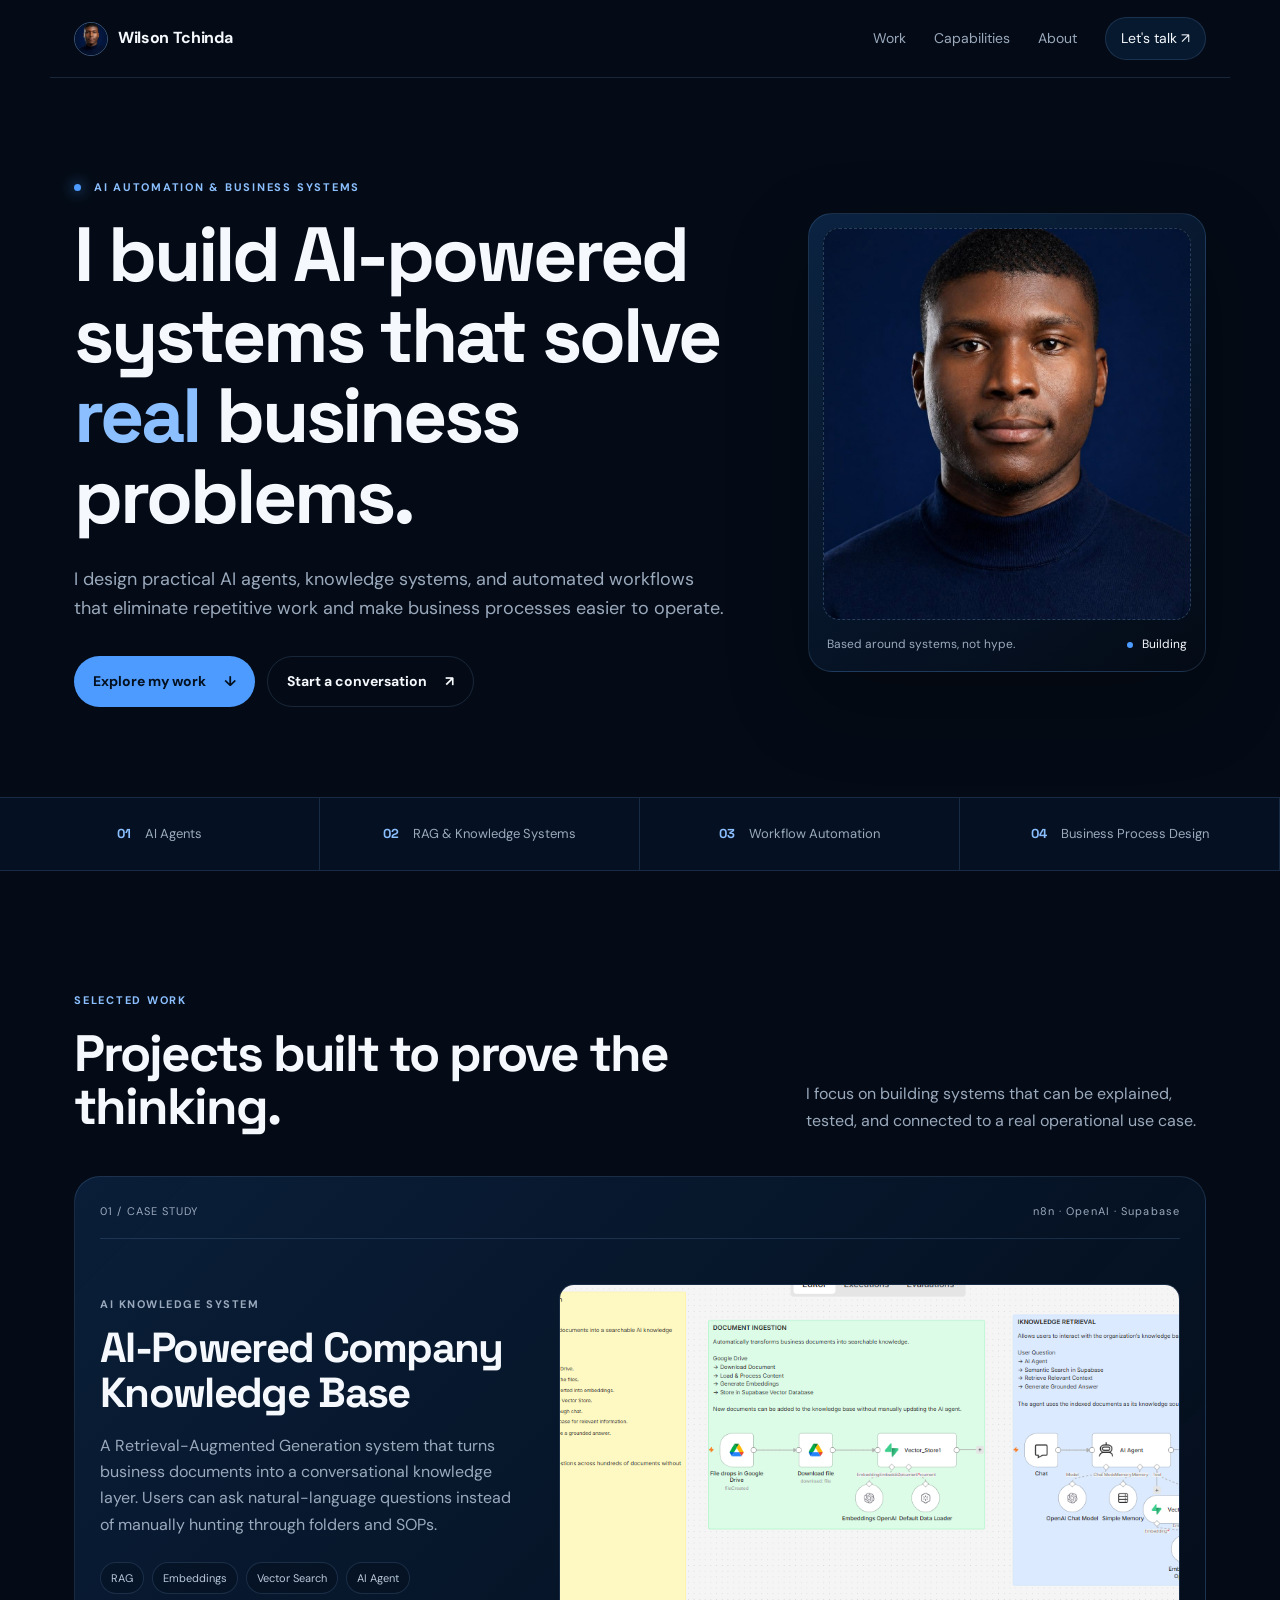
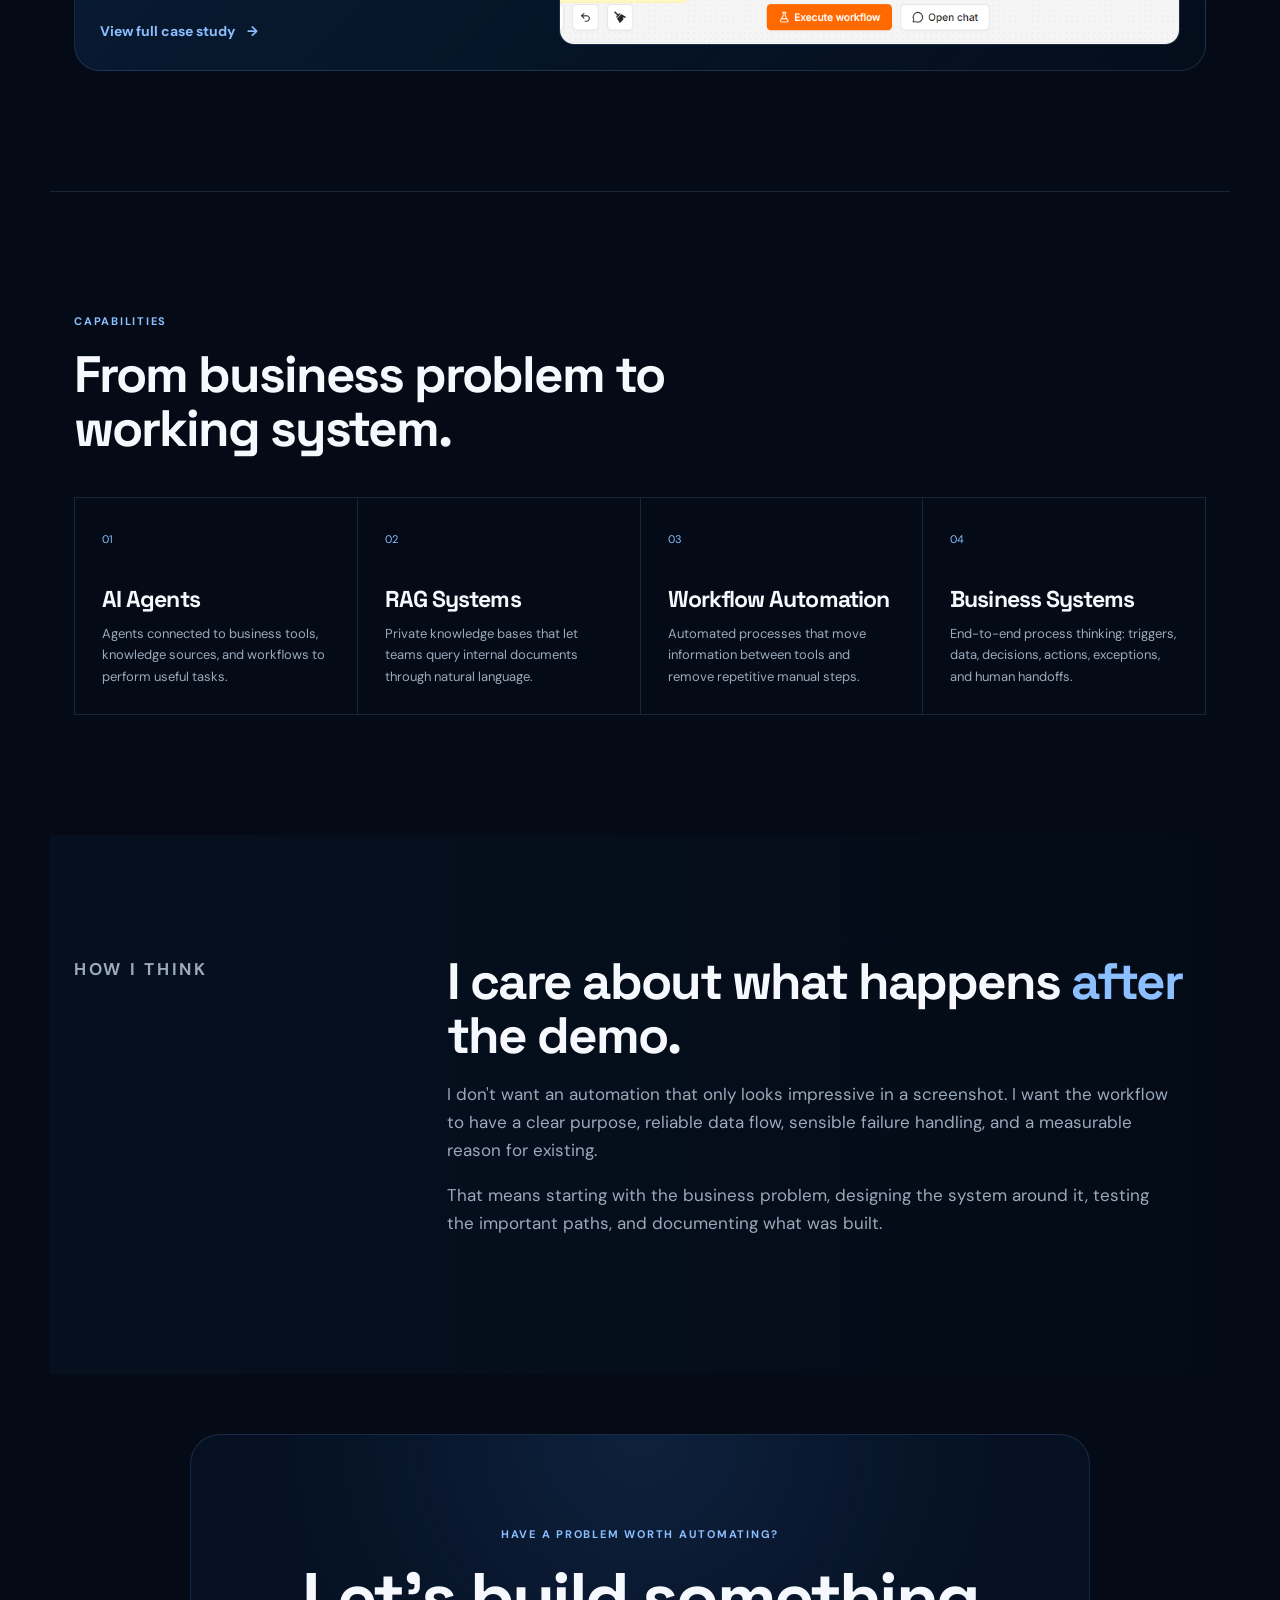
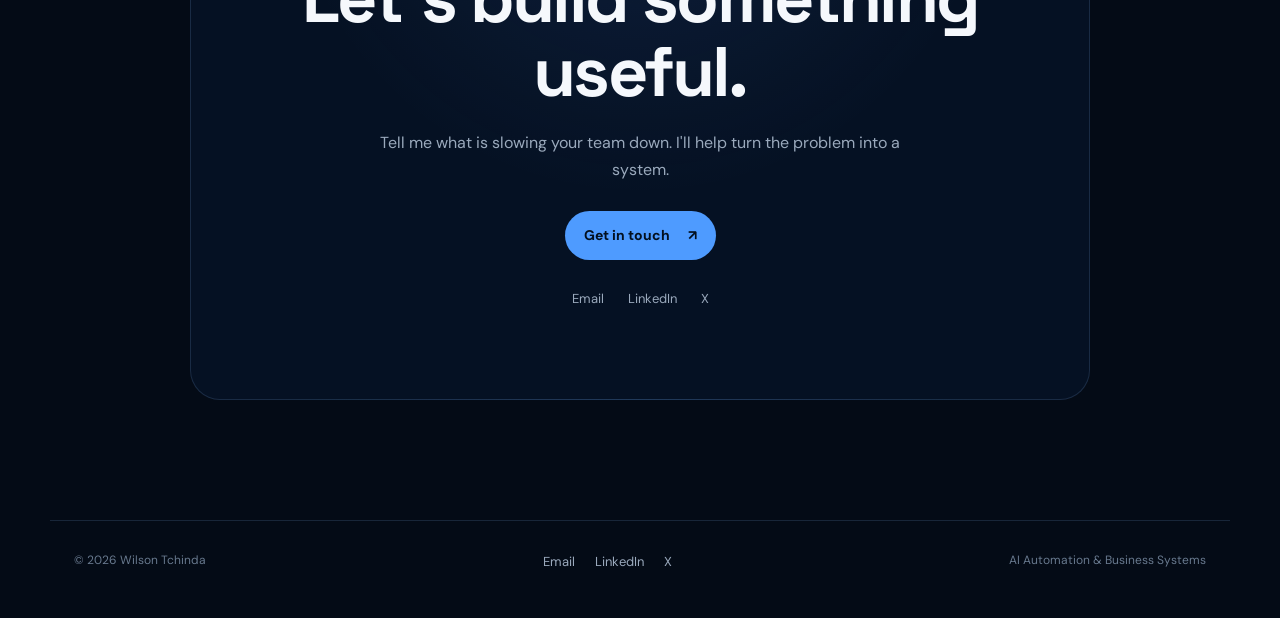
<file: ai-automation-portfolio/index.html>
<!DOCTYPE html>
<html lang="en">
<head>
  <meta charset="UTF-8">
  <meta name="viewport" content="width=device-width, initial-scale=1.0">
  <title>AI Automation & Business Systems | Wilson Tchinda</title>
  <meta name="description" content="AI automation and business systems portfolio — practical AI agents, RAG systems, and workflow automation built to solve real business problems.">
  <meta name="theme-color" content="#071A33">
  <link rel="preconnect" href="https://fonts.googleapis.com">
  <link rel="preconnect" href="https://fonts.gstatic.com" crossorigin>
  <link href="https://fonts.googleapis.com/css2?family=DM+Sans:wght@400;500;600;700&family=Space+Grotesk:wght@500;600;700&display=swap" rel="stylesheet">
  <link rel="stylesheet" href="css/style.css">
</head>
<body>
<header class="site-header">
  <a class="brand" href="#top">
  <img class="header-photo" src="assets/profile-photo.jpg" alt="Wilson Tchinda">
  <span>Wilson Tchinda</span>
</a>
  <nav>
    <a href="#work">Work</a>
    <a href="#capabilities">Capabilities</a>
    <a href="#about">About</a>
    <a class="nav-cta" href="#contact">Let's talk <span>↗</span></a>
  </nav>
</header>

<main id="top">
  <section class="hero">
    <div class="hero-grid">
      <div>
        <p class="eyebrow"><span class="dot"></span> AI AUTOMATION & BUSINESS SYSTEMS</p>
        <h1>I build AI-powered systems that solve <em>real</em> business problems.</h1>
        <p class="hero-copy">I design practical AI agents, knowledge systems, and automated workflows that eliminate repetitive work and make business processes easier to operate.</p>
        <div class="hero-actions">
          <a class="button primary" href="#work">Explore my work <span>↓</span></a>
          <a class="button ghost" href="#contact">Start a conversation <span>↗</span></a>
        </div>
      </div>
      <div class="hero-card">
  <div class="portrait-placeholder">
    <img class="profile-photo" src="assets/profile-photo.jpg" alt="Wilson Tchinda">
  </div>
        <div class="hero-card-footer">
          <span>Based around systems, not hype.</span>
          <span class="status"><i></i> Building</span>
        </div>
      </div>
    </div>
  </section>

  <section class="proof-strip">
    <div><strong>01</strong><span>AI Agents</span></div>
    <div><strong>02</strong><span>RAG & Knowledge Systems</span></div>
    <div><strong>03</strong><span>Workflow Automation</span></div>
    <div><strong>04</strong><span>Business Process Design</span></div>
  </section>

  <section id="work" class="section">
    <div class="section-heading">
      <div><p class="eyebrow">SELECTED WORK</p><h2>Projects built to prove the thinking.</h2></div>
      <p class="section-intro">I focus on building systems that can be explained, tested, and connected to a real operational use case.</p>
    </div>

    <article class="project-card featured">
      <div class="project-meta"><span>01 / CASE STUDY</span><span>n8n · OpenAI · Supabase</span></div>
      <div class="project-content">
        <div>
          <p class="project-kicker">AI KNOWLEDGE SYSTEM</p>
          <h3>AI-Powered Company Knowledge Base</h3>
          <p> A Retrieval-Augmented Generation system that turns business documents into a conversational knowledge layer. Users can ask natural-language questions instead of manually hunting through folders and SOPs.</p>
          <div class="tags"><span>RAG</span><span>Embeddings</span><span>Vector Search</span><span>AI Agent</span></div>
          <a class="text-link" href="projects/rag-knowledge-base.html">View full case study <span>→</span></a>
        </div>
        <div class="project-visual">
          <img src="assets/rag-architecture.png" alt="RAG system architecture in n8n">
        </div>
      </div>
    </article>
  </section>

  <section id="capabilities" class="section capabilities">
    <div class="section-heading">
      <div><p class="eyebrow">CAPABILITIES</p><h2>From business problem to working system.</h2></div>
    </div>
    <div class="cap-grid">
      <div class="cap"><span>01</span><h3>AI Agents</h3><p>Agents connected to business tools, knowledge sources, and workflows to perform useful tasks.</p></div>
      <div class="cap"><span>02</span><h3>RAG Systems</h3><p>Private knowledge bases that let teams query internal documents through natural language.</p></div>
      <div class="cap"><span>03</span><h3>Workflow Automation</h3><p>Automated processes that move information between tools and remove repetitive manual steps.</p></div>
      <div class="cap"><span>04</span><h3>Business Systems</h3><p>End-to-end process thinking: triggers, data, decisions, actions, exceptions, and human handoffs.</p></div>
    </div>
  </section>

  <section id="about" class="section about">
    <div class="about-label"><p class="eyebrow">HOW I THINK</p></div>
    <div>
      <h2>I care about what happens <em>after</em> the demo.</h2>
      <p>I don't want an automation that only looks impressive in a screenshot. I want the workflow to have a clear purpose, reliable data flow, sensible failure handling, and a measurable reason for existing.</p>
      <p>That means starting with the business problem, designing the system around it, testing the important paths, and documenting what was built.</p>
    </div>
  </section>

  <section id="contact" class="contact-section">
    <p class="eyebrow">HAVE A PROBLEM WORTH AUTOMATING?</p>
    <h2>Let's build something useful.</h2>
    <p>Tell me what is slowing your team down. I'll help turn the problem into a system.</p>
    <a class="button primary" href="mailto:tchindawilson520@gmail.com">Get in touch <span>↗</span></a>

<div class="social-links">
  <a href="mailto:tchindawilson520@gmail.com">Email</a>
  <a href="https://www.linkedin.com/in/wilson-tchinda" target="_blank" rel="noopener">LinkedIn</a>
  <a href="https://x.com/Wilson_Tchinda" target="_blank" rel="noopener">X</a>
</div>
  </section>
</main>

<footer>
  <span>© 2026 Wilson Tchinda</span>

  <div class="footer-links">
    <a href="mailto:tchindawilson520@gmail.com">Email</a>
    <a href="https://www.linkedin.com/in/wilson-tchinda" target="_blank" rel="noopener">LinkedIn</a>
    <a href="https://x.com/Wilson_Tchinda" target="_blank" rel="noopener">X</a>
  </div>

  <span>AI Automation & Business Systems</span>
</footer>
<script src="js/script.js"></script>
</body>
</html>
</file>
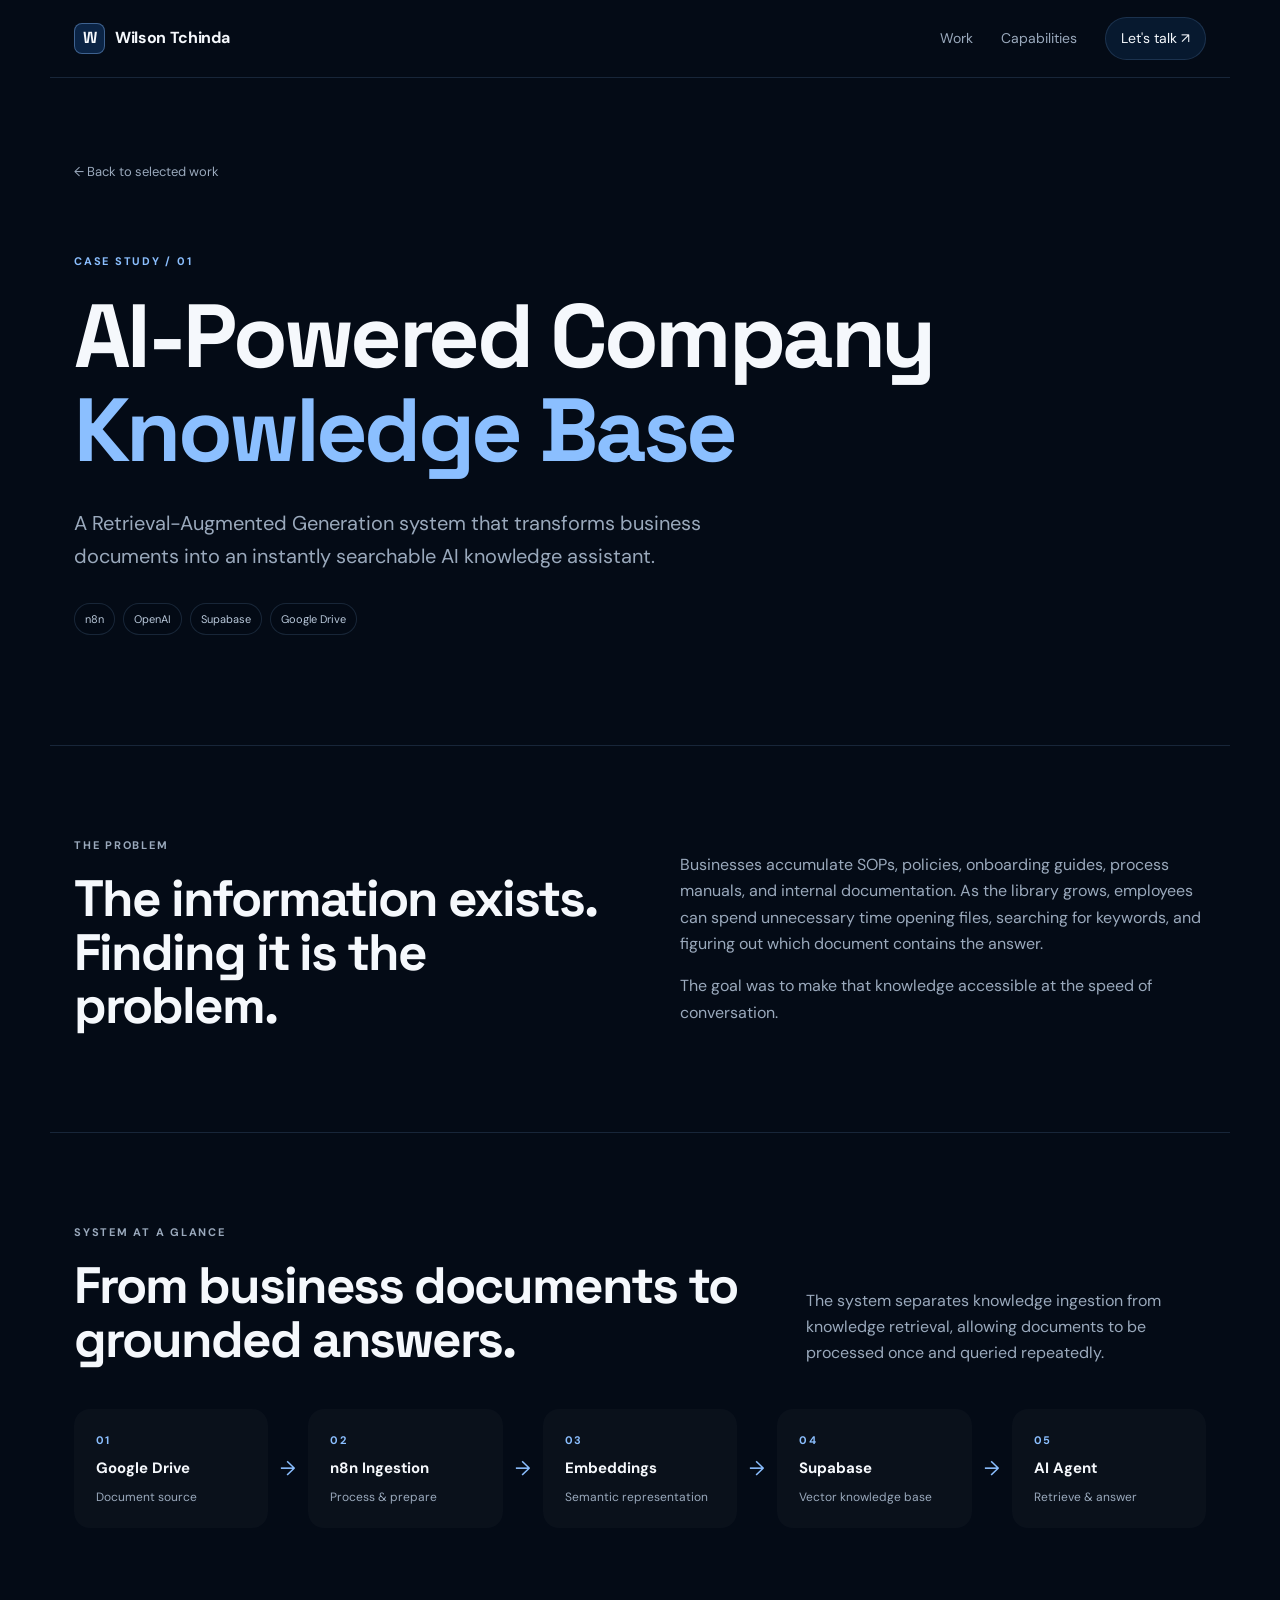
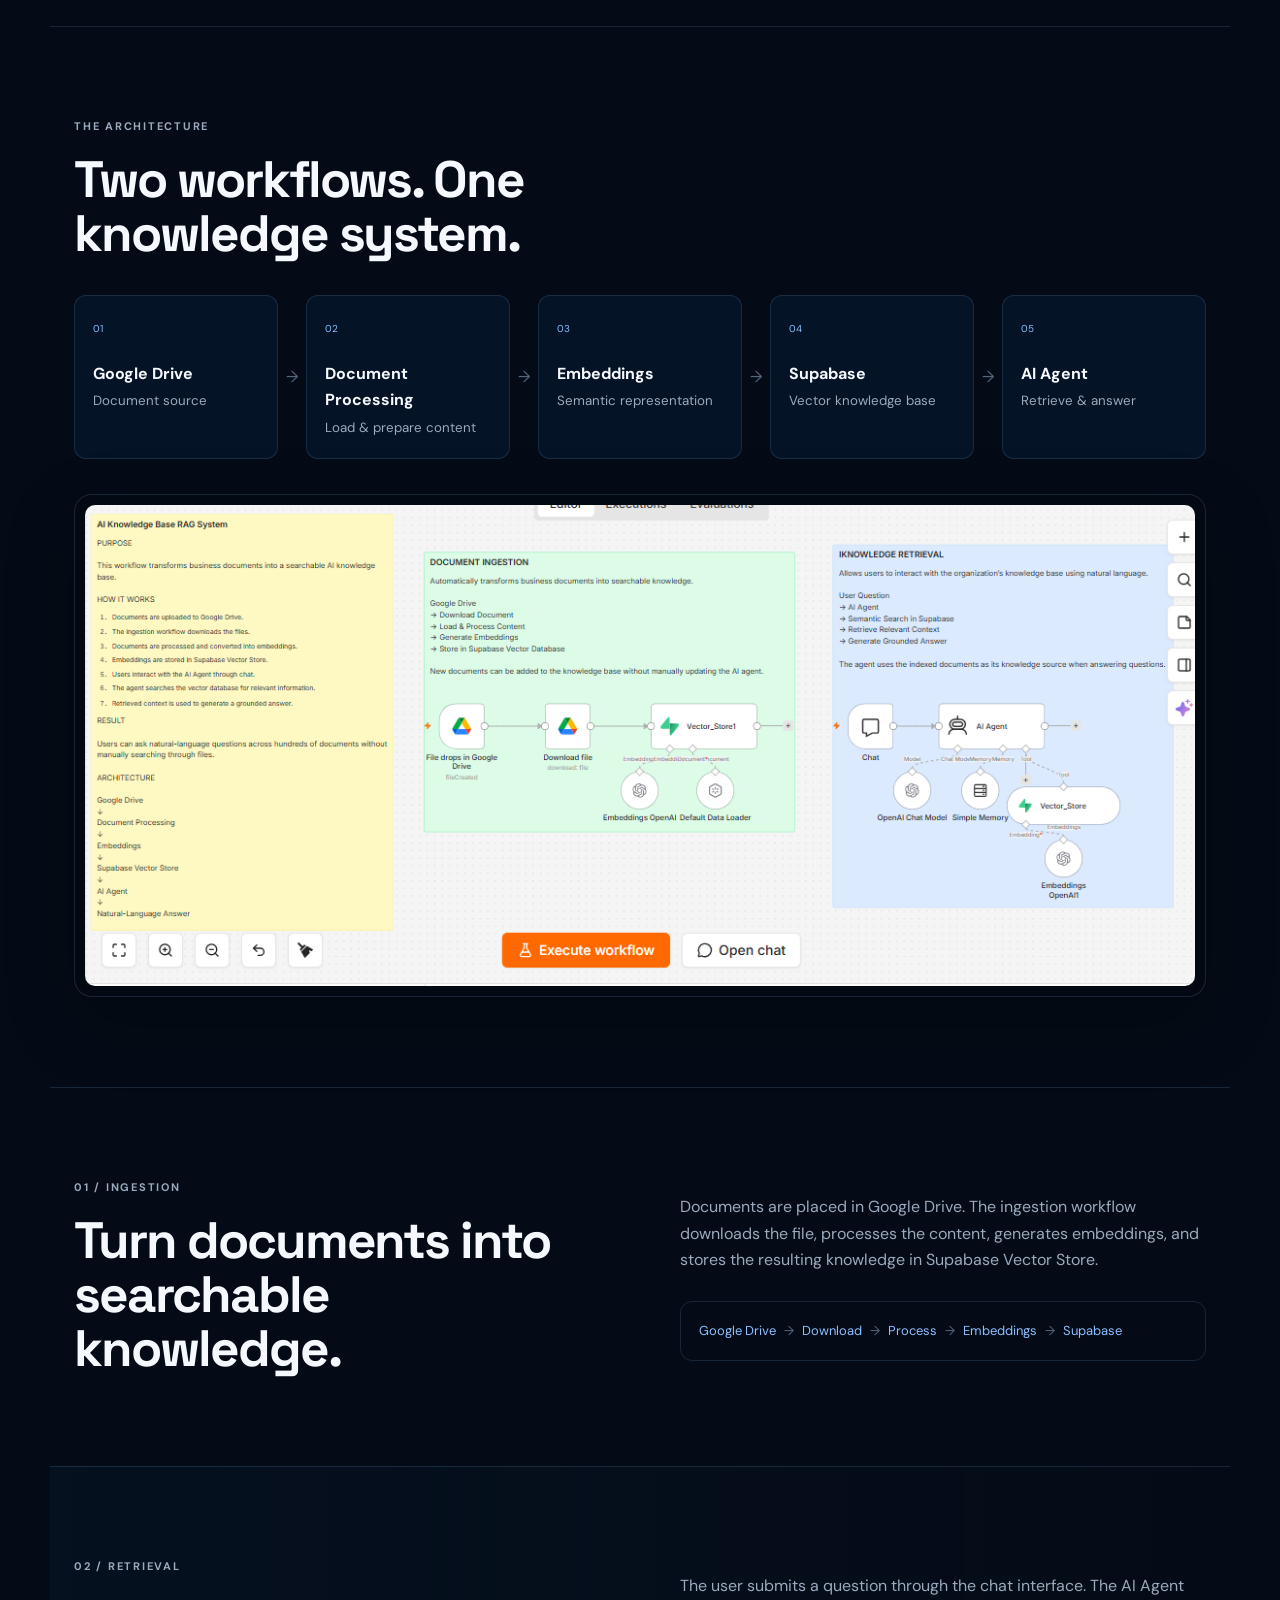
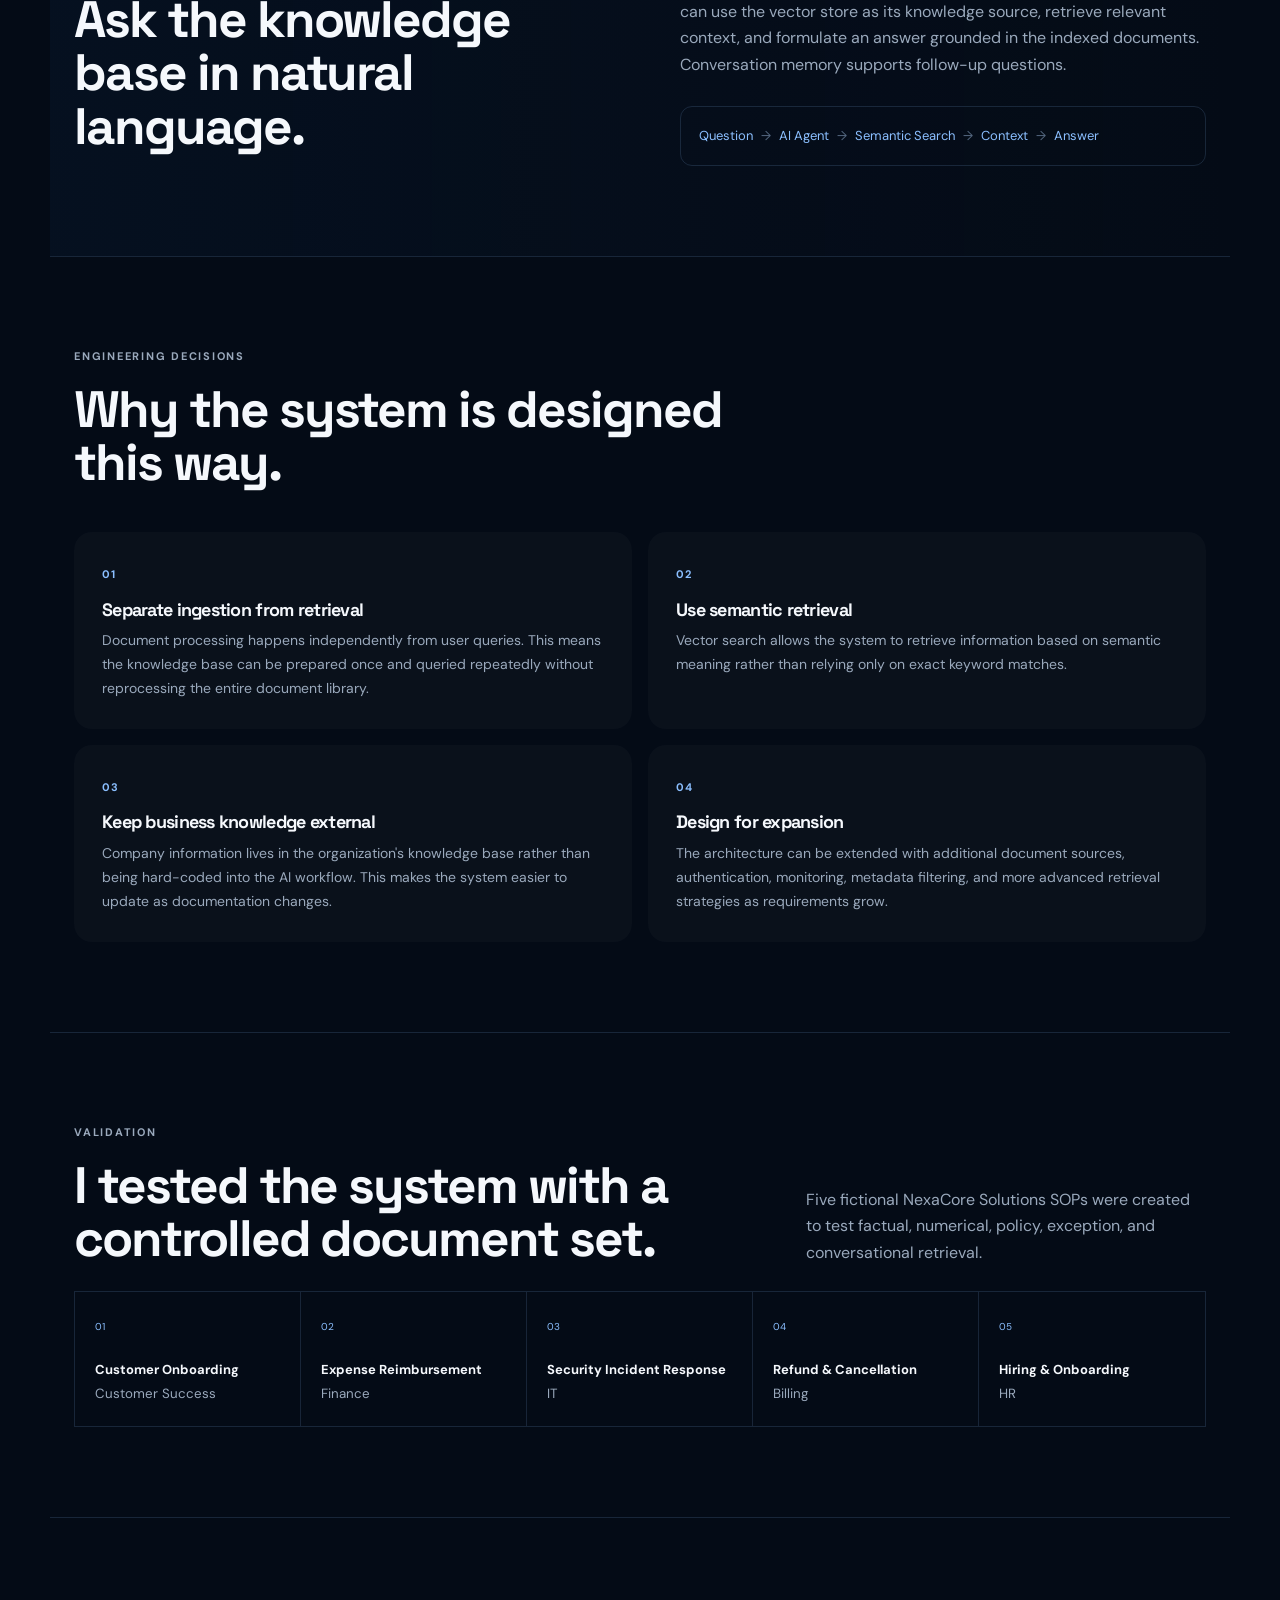
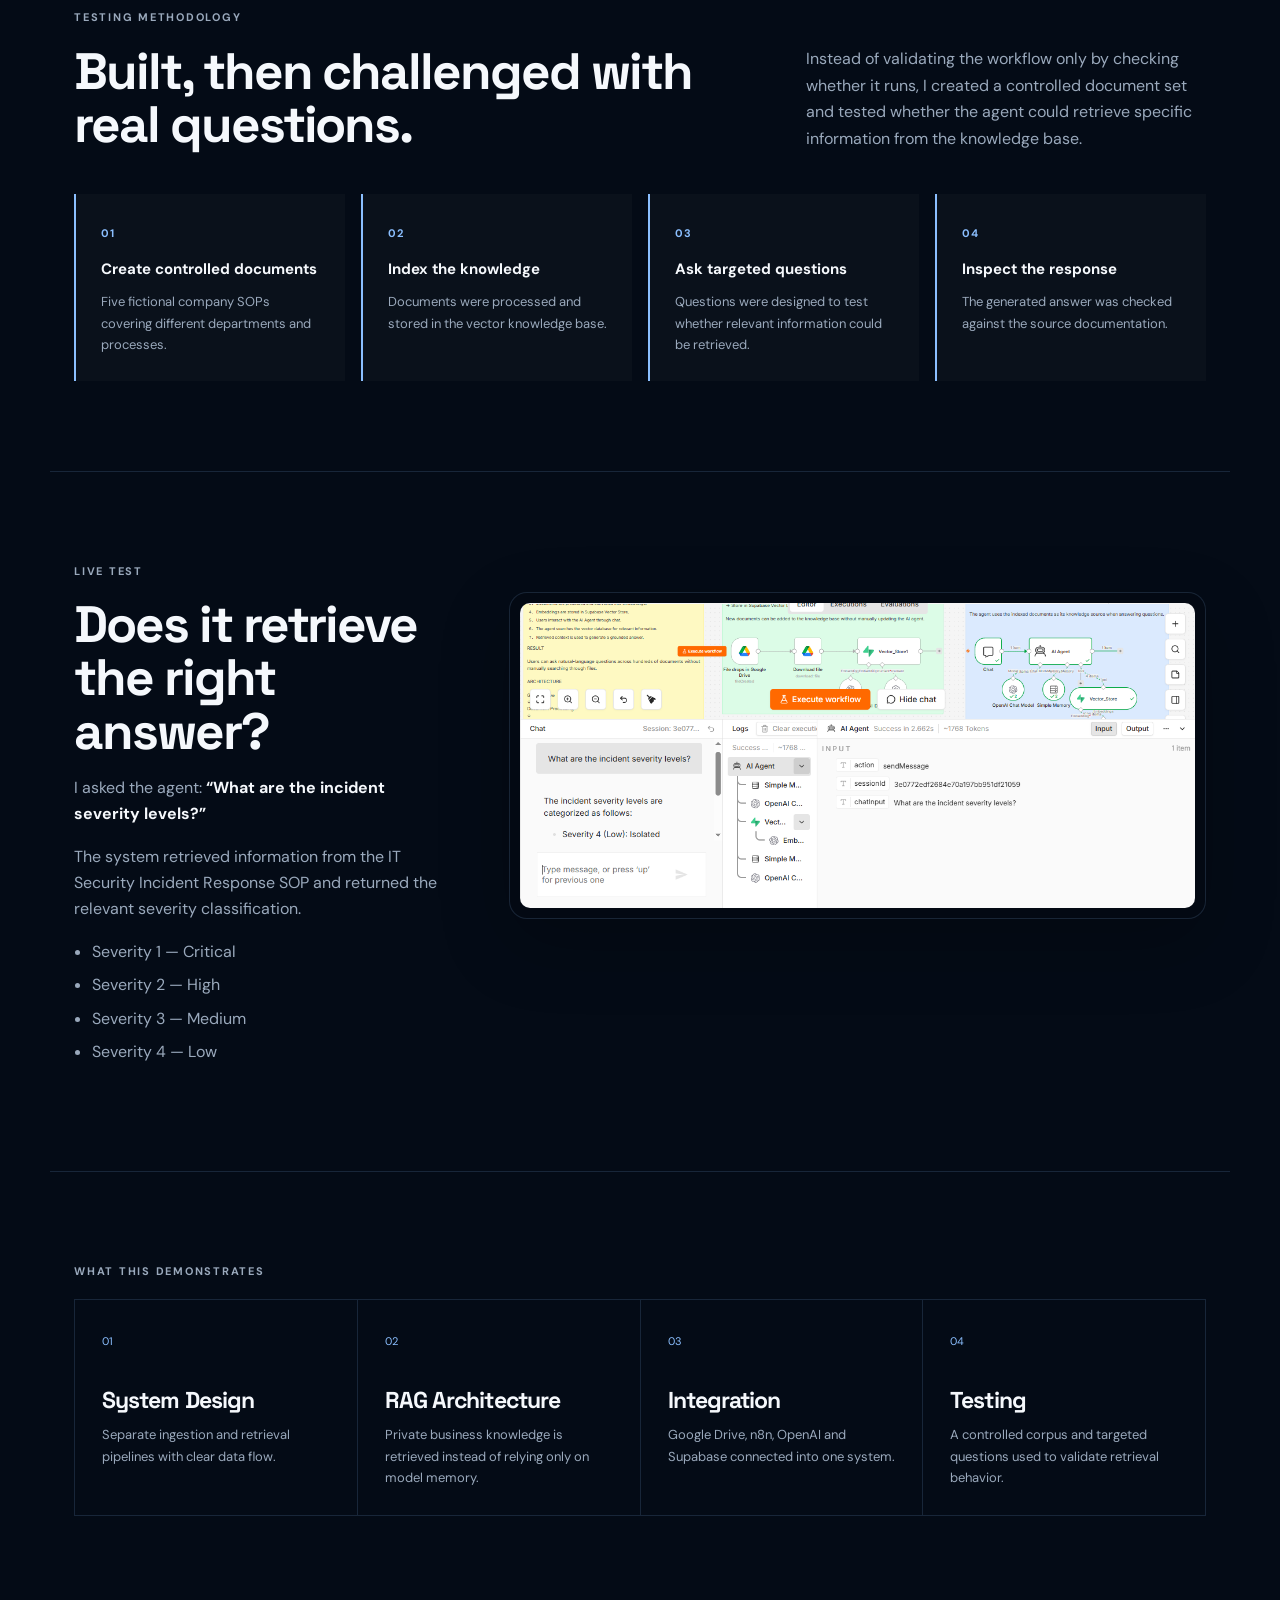
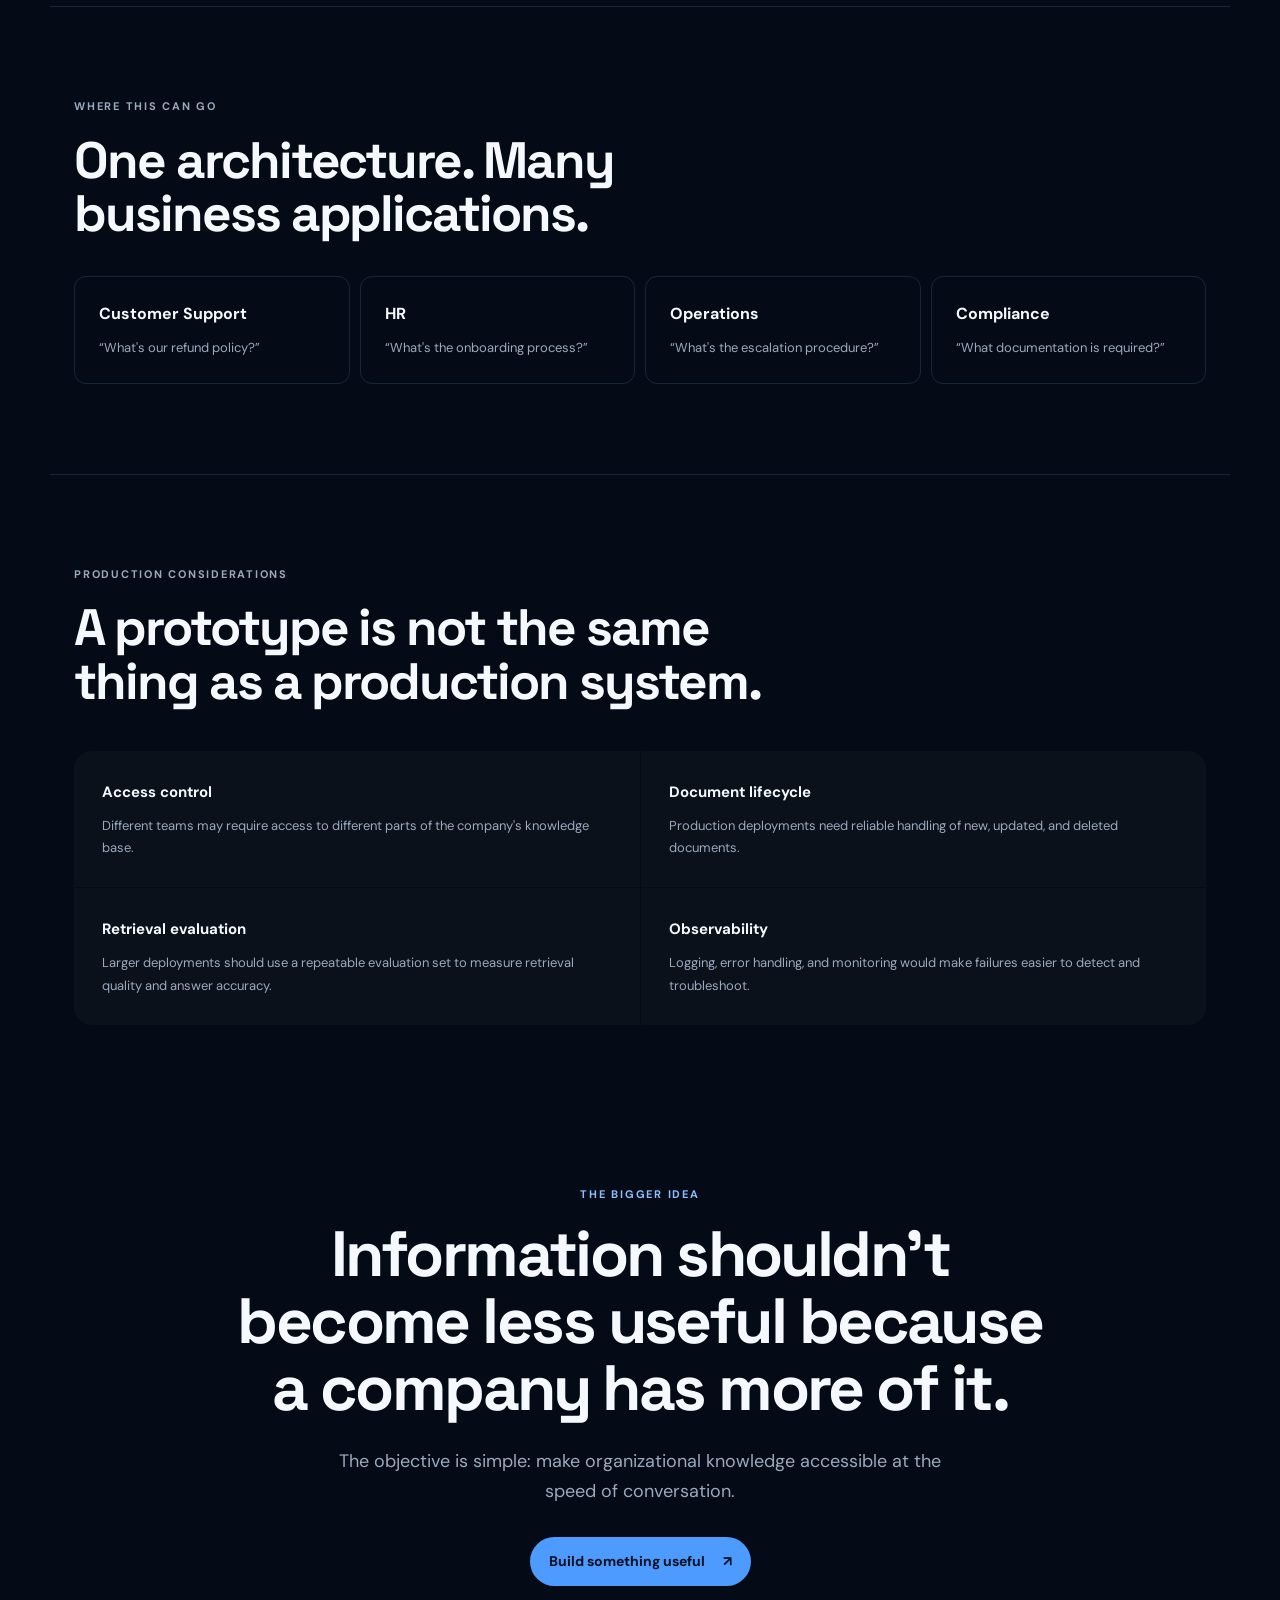
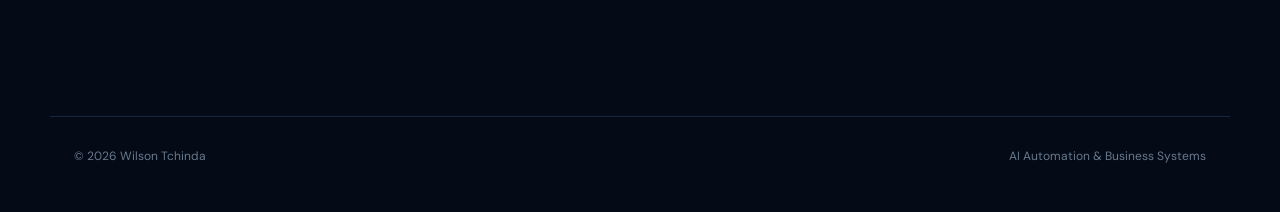
<file: ai-automation-portfolio/projects/rag-knowledge-base.html>
<!DOCTYPE html>
<html lang="en">
<head>
  <meta charset="UTF-8">
  <meta name="viewport" content="width=device-width, initial-scale=1.0">
  <title>AI-Powered Company Knowledge Base | Wilson Tchinda</title>
  <meta name="description" content="Case study: a RAG-powered company knowledge base built with n8n, OpenAI, Supabase and Google Drive.">
  <meta name="theme-color" content="#071A33">
  <link rel="preconnect" href="https://fonts.googleapis.com">
  <link rel="preconnect" href="https://fonts.gstatic.com" crossorigin>
  <link href="https://fonts.googleapis.com/css2?family=DM+Sans:wght@400;500;600;700&family=Space+Grotesk:wght@500;600;700&display=swap" rel="stylesheet">
  <link rel="stylesheet" href="../css/style.css">
</head>
<body>
<header class="site-header">
  <a class="brand" href="../index.html"><span class="brand-mark">W</span><span>Wilson Tchinda</span></a>
  <nav><a href="../index.html#work">Work</a><a href="../index.html#capabilities">Capabilities</a><a class="nav-cta" href="../index.html#contact">Let's talk <span>↗</span></a></nav>
</header>

<main class="case-study">
  <section class="case-hero">
    <a class="back-link" href="../index.html#work">← Back to selected work</a>
    <p class="eyebrow">CASE STUDY / 01</p>
    <h1>AI-Powered Company<br><em>Knowledge Base</em></h1>
    <p class="case-lead">A Retrieval-Augmented Generation system that transforms business documents into an instantly searchable AI knowledge assistant.</p>
    <div class="case-stack"><span>n8n</span><span>OpenAI</span><span>Supabase</span><span>Google Drive</span></div>
  </section>

  <section class="case-section split">
    <div><p class="eyebrow">THE PROBLEM</p><h2>The information exists. Finding it is the problem.</h2></div>
    <div><p>Businesses accumulate SOPs, policies, onboarding guides, process manuals, and internal documentation. As the library grows, employees can spend unnecessary time opening files, searching for keywords, and figuring out which document contains the answer.</p><p>The goal was to make that knowledge accessible at the speed of conversation.</p></div>
  </section>
<section class="case-section">
  <div class="section-heading compact">
    <div>
      <p class="eyebrow">SYSTEM AT A GLANCE</p>
      <h2>From business documents to grounded answers.</h2>
    </div>
    <p class="section-intro">
      The system separates knowledge ingestion from knowledge retrieval,
      allowing documents to be processed once and queried repeatedly.
    </p>
  </div>

  <div class="system-flow">
    <div class="system-node">
      <span>01</span>
      <b>Google Drive</b>
      <small>Document source</small>
    </div>

    <div class="system-connector">→</div>

    <div class="system-node">
      <span>02</span>
      <b>n8n Ingestion</b>
      <small>Process & prepare</small>
    </div>

    <div class="system-connector">→</div>

    <div class="system-node">
      <span>03</span>
      <b>Embeddings</b>
      <small>Semantic representation</small>
    </div>

    <div class="system-connector">→</div>

    <div class="system-node">
      <span>04</span>
      <b>Supabase</b>
      <small>Vector knowledge base</small>
    </div>

    <div class="system-connector">→</div>

    <div class="system-node">
      <span>05</span>
      <b>AI Agent</b>
      <small>Retrieve & answer</small>
    </div>
  </div>
</section>
  
  <section class="case-section">
    <div class="section-heading compact"><div><p class="eyebrow">THE ARCHITECTURE</p><h2>Two workflows. One knowledge system.</h2></div></div>
    <div class="architecture">
      <div class="arch-step"><span>01</span><b>Google Drive</b><small>Document source</small></div>
      <div class="arrow">→</div><div class="arch-step"><span>02</span><b>Document Processing</b><small>Load & prepare content</small></div>
      <div class="arrow">→</div><div class="arch-step"><span>03</span><b>Embeddings</b><small>Semantic representation</small></div>
      <div class="arrow">→</div><div class="arch-step"><span>04</span><b>Supabase</b><small>Vector knowledge base</small></div>
      <div class="arrow">→</div><div class="arch-step"><span>05</span><b>AI Agent</b><small>Retrieve & answer</small></div>
    </div>
    <div class="image-frame"><img src="../assets/rag-architecture.png" alt="Full n8n RAG workflow showing document ingestion and knowledge retrieval"></div>
  </section>

  <section class="case-section split">
    <div><p class="eyebrow">01 / INGESTION</p><h2>Turn documents into searchable knowledge.</h2></div>
    <div><p>Documents are placed in Google Drive. The ingestion workflow downloads the file, processes the content, generates embeddings, and stores the resulting knowledge in Supabase Vector Store.</p><div class="flow-line">Google Drive <span>→</span> Download <span>→</span> Process <span>→</span> Embeddings <span>→</span> Supabase</div></div>
  </section>

  <section class="case-section split alt">
    <div><p class="eyebrow">02 / RETRIEVAL</p><h2>Ask the knowledge base in natural language.</h2></div>
    <div><p>The user submits a question through the chat interface. The AI Agent can use the vector store as its knowledge source, retrieve relevant context, and formulate an answer grounded in the indexed documents. Conversation memory supports follow-up questions.</p><div class="flow-line">Question <span>→</span> AI Agent <span>→</span> Semantic Search <span>→</span> Context <span>→</span> Answer</div></div>
  </section>

  <section class="case-section">
  <div class="section-heading compact">
    <div>
      <p class="eyebrow">ENGINEERING DECISIONS</p>
      <h2>Why the system is designed this way.</h2>
    </div>
  </div>

  <div class="decision-grid">

    <div class="decision-card">
      <span>01</span>
      <h3>Separate ingestion from retrieval</h3>
      <p>
        Document processing happens independently from user queries.
        This means the knowledge base can be prepared once and queried
        repeatedly without reprocessing the entire document library.
      </p>
    </div>

    <div class="decision-card">
      <span>02</span>
      <h3>Use semantic retrieval</h3>
      <p>
        Vector search allows the system to retrieve information based on
        semantic meaning rather than relying only on exact keyword matches.
      </p>
    </div>

    <div class="decision-card">
      <span>03</span>
      <h3>Keep business knowledge external</h3>
      <p>
        Company information lives in the organization's knowledge base
        rather than being hard-coded into the AI workflow.
        This makes the system easier to update as documentation changes.
      </p>
    </div>

    <div class="decision-card">
      <span>04</span>
      <h3>Design for expansion</h3>
      <p>
        The architecture can be extended with additional document sources,
        authentication, monitoring, metadata filtering, and more advanced
        retrieval strategies as requirements grow.
      </p>
    </div>

  </div>
</section>

  <section class="case-section">
    <div class="section-heading compact"><div><p class="eyebrow">VALIDATION</p><h2>I tested the system with a controlled document set.</h2></div><p class="section-intro">Five fictional NexaCore Solutions SOPs were created to test factual, numerical, policy, exception, and conversational retrieval.</p></div>
    <div class="test-grid">
      <div><span>01</span><b>Customer Onboarding</b><small>Customer Success</small></div>
      <div><span>02</span><b>Expense Reimbursement</b><small>Finance</small></div>
      <div><span>03</span><b>Security Incident Response</b><small>IT</small></div>
      <div><span>04</span><b>Refund & Cancellation</b><small>Billing</small></div>
      <div><span>05</span><b>Hiring & Onboarding</b><small>HR</small></div>
    </div>
  </section>

<section class="case-section">
  <div class="section-heading compact">
    <div>
      <p class="eyebrow">TESTING METHODOLOGY</p>
      <h2>Built, then challenged with real questions.</h2>
    </div>
    <p class="section-intro">
      Instead of validating the workflow only by checking whether it runs,
      I created a controlled document set and tested whether the agent could
      retrieve specific information from the knowledge base.
    </p>
  </div>

  <div class="testing-process">
    <div>
      <span>01</span>
      <b>Create controlled documents</b>
      <p>Five fictional company SOPs covering different departments and processes.</p>
    </div>

    <div>
      <span>02</span>
      <b>Index the knowledge</b>
      <p>Documents were processed and stored in the vector knowledge base.</p>
    </div>

    <div>
      <span>03</span>
      <b>Ask targeted questions</b>
      <p>Questions were designed to test whether relevant information could be retrieved.</p>
    </div>

    <div>
      <span>04</span>
      <b>Inspect the response</b>
      <p>The generated answer was checked against the source documentation.</p>
    </div>
  </div>
</section>
  
  <section class="case-section validation">
    <div class="validation-copy"><p class="eyebrow">LIVE TEST</p><h2>Does it retrieve the right answer?</h2><p>I asked the agent: <strong>“What are the incident severity levels?”</strong></p><p>The system retrieved information from the IT Security Incident Response SOP and returned the relevant severity classification.</p><ul><li>Severity 1 — Critical</li><li>Severity 2 — High</li><li>Severity 3 — Medium</li><li>Severity 4 — Low</li></ul></div>
    <div class="image-frame"><img src="../assets/rag-validation.png" alt="RAG agent test showing a question about incident severity levels and the generated answer"></div>
  </section>

  <section class="case-section">
    <p class="eyebrow">WHAT THIS DEMONSTRATES</p>
    <div class="cap-grid case-cap">
      <div class="cap"><span>01</span><h3>System Design</h3><p>Separate ingestion and retrieval pipelines with clear data flow.</p></div>
      <div class="cap"><span>02</span><h3>RAG Architecture</h3><p>Private business knowledge is retrieved instead of relying only on model memory.</p></div>
      <div class="cap"><span>03</span><h3>Integration</h3><p>Google Drive, n8n, OpenAI and Supabase connected into one system.</p></div>
      <div class="cap"><span>04</span><h3>Testing</h3><p>A controlled corpus and targeted questions used to validate retrieval behavior.</p></div>
    </div>
  </section>

  <section class="case-section business-use">
    <p class="eyebrow">WHERE THIS CAN GO</p><h2>One architecture. Many business applications.</h2>
    <div class="use-grid">
      <div><b>Customer Support</b><span>“What's our refund policy?”</span></div>
      <div><b>HR</b><span>“What's the onboarding process?”</span></div>
      <div><b>Operations</b><span>“What's the escalation procedure?”</span></div>
      <div><b>Compliance</b><span>“What documentation is required?”</span></div>
    </div>
  </section>

<section class="case-section production">
  <div class="section-heading compact">
    <div>
      <p class="eyebrow">PRODUCTION CONSIDERATIONS</p>
      <h2>A prototype is not the same thing as a production system.</h2>
    </div>
  </div>

  <div class="production-grid">

    <div>
      <b>Access control</b>
      <p>
        Different teams may require access to different parts of the
        company's knowledge base.
      </p>
    </div>

    <div>
      <b>Document lifecycle</b>
      <p>
        Production deployments need reliable handling of new, updated,
        and deleted documents.
      </p>
    </div>

    <div>
      <b>Retrieval evaluation</b>
      <p>
        Larger deployments should use a repeatable evaluation set to
        measure retrieval quality and answer accuracy.
      </p>
    </div>

    <div>
      <b>Observability</b>
      <p>
        Logging, error handling, and monitoring would make failures
        easier to detect and troubleshoot.
      </p>
    </div>

  </div>
</section>
  
  <section class="closing">
    <p class="eyebrow">THE BIGGER IDEA</p>
    <h2>Information shouldn't become less useful because a company has more of it.</h2>
    <p>The objective is simple: make organizational knowledge accessible at the speed of conversation.</p>
    <a class="button primary" href="../index.html#contact">Build something useful <span>↗</span></a>
  </section>
</main>
<footer><span>© 2026 Wilson Tchinda</span><span>AI Automation & Business Systems</span></footer>
</body>
</html>
</file>
<file: ai-automation-portfolio/css/style.css>
:root{
  --navy-950:#040B16;--navy-900:#071A33;--navy-800:#0B2445;--navy-700:#10345F;
  --blue:#4E9BFF;--blue-soft:#8BBFFF;--white:#F5F8FC;--muted:#9AA9BC;--line:rgba(139,191,255,.15);
  --card:rgba(12,36,69,.58);--max:1180px;
}
*{box-sizing:border-box}html{scroll-behavior:smooth}body{margin:0;background:var(--navy-950);color:var(--white);font-family:"DM Sans",sans-serif;line-height:1.65}a{color:inherit;text-decoration:none}img{max-width:100%;display:block}
.site-header{height:78px;display:flex;align-items:center;justify-content:space-between;max-width:var(--max);margin:auto;padding:0 24px;border-bottom:1px solid var(--line)}
.brand{display:flex;gap:10px;align-items:center;font-weight:700;letter-spacing:-.02em}.brand-mark{display:grid;place-items:center;width:31px;height:31px;border:1px solid rgba(139,191,255,.4);background:var(--navy-800);border-radius:8px;font-family:"Space Grotesk"}
nav{display:flex;align-items:center;gap:28px;color:var(--muted);font-size:14px}nav a:hover{color:var(--white)}.nav-cta{color:var(--white);border:1px solid var(--line);padding:9px 15px;border-radius:999px;background:rgba(16,52,95,.35)}
.hero{max-width:var(--max);margin:auto;padding:100px 24px 90px}.hero-grid{display:grid;grid-template-columns:1.25fr .75fr;gap:70px;align-items:center}
.eyebrow{font-size:11px;font-weight:700;letter-spacing:.16em;color:var(--blue-soft);margin:0 0 18px}.dot{display:inline-block;width:7px;height:7px;background:var(--blue);border-radius:50%;margin-right:8px;box-shadow:0 0 14px var(--blue)}
h1,h2,h3{font-family:"Space Grotesk",sans-serif;line-height:1.05;letter-spacing:-.04em;margin:0}h1{font-size:clamp(48px,6vw,82px);max-width:850px}h1 em,h2 em{color:var(--blue-soft);font-style:normal}.hero-copy{font-size:18px;color:var(--muted);max-width:650px;margin:28px 0 32px}
.hero-actions{display:flex;gap:12px;flex-wrap:wrap}.button{display:inline-flex;gap:18px;align-items:center;border-radius:999px;padding:13px 19px;font-weight:700;font-size:14px}.button.primary{background:var(--blue);color:#03101F}.button.primary:hover{filter:brightness(1.08)}.button.ghost{border:1px solid var(--line);color:var(--white)}
.hero-card{border:1px solid var(--line);background:linear-gradient(145deg,rgba(16,52,95,.6),rgba(4,11,22,.7));border-radius:24px;padding:14px;min-height:420px;display:flex;flex-direction:column;justify-content:space-between;box-shadow:0 30px 80px rgba(0,0,0,.28)}
.portrait-placeholder{flex:1;display:grid;place-items:center;text-align:center;border-radius:16px;background:radial-gradient(circle at 50% 35%,rgba(78,155,255,.16),transparent 42%),#061326;border:1px dashed rgba(139,191,255,.25)}.placeholder-ring{width:108px;height:108px;border-radius:50%;display:grid;place-items:center;border:1px solid rgba(139,191,255,.5);font:700 32px "Space Grotesk";color:var(--blue-soft)}.portrait-placeholder p{margin:14px 0 0;font-size:11px;letter-spacing:.15em;color:var(--blue-soft)}.portrait-placeholder small{color:var(--muted)}
.hero-card-footer{display:flex;justify-content:space-between;padding:15px 4px 2px;color:var(--muted);font-size:12px}.status{color:var(--white)}.status i{display:inline-block;width:6px;height:6px;border-radius:50%;background:var(--blue);margin-right:6px}
.proof-strip{border-top:1px solid var(--line);border-bottom:1px solid var(--line);max-width:100%;display:grid;grid-template-columns:repeat(4,1fr);background:rgba(7,26,51,.45)}.proof-strip div{max-width:var(--max);padding:25px 24px;border-right:1px solid var(--line);display:flex;gap:14px;align-items:center;justify-content:center;color:var(--muted);font-size:13px}.proof-strip strong{color:var(--blue-soft);font-family:"Space Grotesk"}
.section{max-width:var(--max);margin:auto;padding:120px 24px}.section-heading{display:flex;justify-content:space-between;gap:60px;align-items:end;margin-bottom:42px}.section-heading h2{font-size:clamp(34px,4vw,54px);max-width:690px}.section-intro{max-width:400px;color:var(--muted);margin:0}
.project-card{border:1px solid var(--line);background:linear-gradient(135deg,rgba(16,52,95,.48),rgba(7,26,51,.18));border-radius:26px;padding:25px}.project-meta{display:flex;justify-content:space-between;color:var(--muted);font-size:11px;letter-spacing:.1em;border-bottom:1px solid var(--line);padding-bottom:18px}.project-content{display:grid;grid-template-columns:.8fr 1.2fr;gap:45px;padding-top:45px}.project-kicker{font-size:11px;color:var(--blue-soft);letter-spacing:.14em;font-weight:700}.project-content h3{font-size:42px;margin:13px 0 18px}.project-content p{color:var(--muted);max-width:520px}.tags{display:flex;flex-wrap:wrap;gap:8px;margin:24px 0}.tags span,.case-stack span{border:1px solid var(--line);background:rgba(4,11,22,.3);border-radius:999px;padding:6px 10px;color:#B9C8DA;font-size:11px}.text-link{display:inline-flex;gap:12px;color:var(--blue-soft);font-weight:700;font-size:14px}.project-visual{border-radius:15px;overflow:hidden;border:1px solid var(--line);background:#061326}.project-visual img{width:100%;height:100%;object-fit:cover;object-position:center}
.capabilities{border-top:1px solid var(--line)}.cap-grid{display:grid;grid-template-columns:repeat(4,1fr);border-top:1px solid var(--line);border-left:1px solid var(--line)}.cap{padding:27px;border-right:1px solid var(--line);border-bottom:1px solid var(--line);min-height:205px}.cap span{color:var(--blue-soft);font-size:11px}.cap h3{font-size:23px;margin:35px 0 12px}.cap p{font-size:13px;color:var(--muted);margin:0}
.about{display:grid;grid-template-columns:.4fr 1fr;gap:70px;background:linear-gradient(90deg,rgba(11,36,69,.2),transparent)}.about h2{font-size:clamp(38px,4vw,58px);max-width:780px}.about p{color:var(--muted);max-width:730px;font-size:17px}.contact-section{text-align:center;max-width:900px;margin:60px auto 120px;padding:90px 24px;border:1px solid var(--line);border-radius:30px;background:radial-gradient(circle at 50% 0,rgba(78,155,255,.12),transparent 50%),rgba(7,26,51,.45)}.contact-section h2{font-size:clamp(44px,6vw,70px)}.contact-section p:not(.eyebrow){color:var(--muted);max-width:570px;margin:22px auto 28px}
footer{max-width:var(--max);margin:auto;padding:30px 24px 45px;border-top:1px solid var(--line);display:flex;justify-content:space-between;color:#68798E;font-size:12px}

.case-hero{max-width:var(--max);margin:auto;padding:80px 24px 110px}.back-link{color:var(--muted);font-size:13px;display:inline-block;margin-bottom:70px}.case-hero h1{font-size:clamp(50px,7vw,92px);max-width:1000px}.case-lead{font-size:20px;color:var(--muted);max-width:720px;margin:30px 0}.case-stack{display:flex;gap:8px;flex-wrap:wrap}
.case-section{max-width:var(--max);margin:auto;padding:90px 24px;border-top:1px solid var(--line)}.case-section.split{display:grid;grid-template-columns:1fr 1fr;gap:80px}.case-section h2{font-size:clamp(34px,4vw,52px)}.case-section p{color:var(--muted)}.case-section p strong{color:var(--white)}.case-section.alt{background:linear-gradient(90deg,rgba(11,36,69,.2),transparent)}.flow-line{margin-top:28px;padding:18px;border:1px solid var(--line);border-radius:12px;color:var(--blue-soft);font-size:13px}.flow-line span{color:#52657D;padding:0 5px}
.architecture{display:flex;align-items:stretch;gap:8px;margin:35px 0;flex-wrap:wrap}.arch-step{flex:1;min-width:145px;padding:18px;border:1px solid var(--line);border-radius:12px;background:rgba(11,36,69,.35)}.arch-step span{font-size:10px;color:var(--blue-soft)}.arch-step b{display:block;margin-top:20px}.arch-step small{color:var(--muted)}.arrow{display:grid;place-items:center;color:#52657D}.image-frame{margin-top:30px;padding:10px;border:1px solid var(--line);border-radius:18px;background:#030913;box-shadow:0 25px 70px rgba(0,0,0,.22)}.image-frame img{border-radius:10px;width:100%}
.section-heading.compact{margin-bottom:25px}.test-grid{display:grid;grid-template-columns:repeat(5,1fr);border:1px solid var(--line)}.test-grid div{padding:20px;border-right:1px solid var(--line)}.test-grid div:last-child{border-right:0}.test-grid span{color:var(--blue-soft);font-size:10px}.test-grid b{display:block;margin-top:20px;font-size:13px}.test-grid small{color:var(--muted)}
.validation{display:grid;grid-template-columns:.7fr 1.3fr;gap:60px;align-items:start}.validation ul{padding-left:18px;color:var(--muted)}.validation li{margin:7px 0}.case-cap{grid-template-columns:repeat(4,1fr)}.business-use h2{max-width:750px}.use-grid{display:grid;grid-template-columns:repeat(4,1fr);gap:10px;margin-top:35px}.use-grid div{padding:24px;border:1px solid var(--line);border-radius:12px}.use-grid b{display:block}.use-grid span{display:block;color:var(--muted);font-size:13px;margin-top:10px}.closing{max-width:900px;text-align:center;margin:70px auto 130px;padding:0 24px}.closing h2{font-size:clamp(40px,5vw,65px)}.closing p:not(.eyebrow){color:var(--muted);font-size:18px;max-width:650px;margin:25px auto 30px}

@media(max-width:850px){nav a:not(.nav-cta){display:none}.hero{padding-top:65px}.hero-grid,.project-content,.about,.case-section.split,.validation{grid-template-columns:1fr}.hero-card{min-height:330px}.proof-strip{grid-template-columns:repeat(2,1fr)}.proof-strip div{border-bottom:1px solid var(--line)}.section{padding:80px 20px}.section-heading{display:block}.section-intro{margin-top:20px}.cap-grid,.case-cap{grid-template-columns:repeat(2,1fr)}.test-grid{grid-template-columns:1fr 1fr}.test-grid div:nth-child(2),.test-grid div:nth-child(4){border-right:0}.use-grid{grid-template-columns:1fr 1fr}.case-hero{padding-top:55px}.back-link{margin-bottom:50px}.architecture{display:grid;grid-template-columns:1fr 30px 1fr}.arrow{display:none}.arch-step{min-width:0}.architecture .arch-step:nth-child(3),.architecture .arch-step:nth-child(5){grid-row:2}.architecture .arch-step:nth-child(3){grid-column:1}.architecture .arch-step:nth-child(5){grid-column:3}}
@media(max-width:560px){.site-header{padding:0 16px}.hero{padding:55px 16px}.hero-actions .button{width:100%;justify-content:center}.proof-strip{grid-template-columns:1fr}.proof-strip div{border-right:0}.cap-grid,.case-cap,.test-grid,.use-grid{grid-template-columns:1fr}.test-grid div{border-right:0!important}.project-card{padding:17px}.project-content h3{font-size:34px}.project-meta{display:block}.project-meta span{display:block;margin:4px 0}.case-section{padding:70px 20px}.case-hero{padding:45px 20px 75px}.architecture{display:block}.arch-step{margin-bottom:8px}.arrow{display:none}footer{display:block;padding:25px 20px}.about{gap:30px}}

.profile-photo {
  width: 100%;
  height: 100%;
  min-height: 390px;
  object-fit: cover;
  object-position: center top;
  border-radius: 16px;
  display: block;
}

@media (max-width: 850px) {
  .profile-photo {
    min-height: 300px;
  }
}

.header-photo {
  width: 34px;
  height: 34px;
  border-radius: 50%;
  object-fit: cover;
  object-position: center top;
  border: 1px solid rgba(139, 191, 255, 0.4);
}

.social-links {
  display: flex;
  justify-content: center;
  gap: 24px;
  margin-top: 28px;
}

.social-links a,
.footer-links a {
  color: var(--muted);
  font-size: 13px;
  transition: color .2s ease;
}

.social-links a:hover,
.footer-links a:hover {
  color: var(--blue-soft);
}

.footer-links {
  display: flex;
  gap: 20px;
}

/* RAG Case Study — System & Engineering Sections */

.system-flow {
  display: flex;
  align-items: stretch;
  gap: 12px;
  margin-top: 42px;
  overflow-x: auto;
  padding-bottom: 8px;
}

.system-node {
  flex: 1;
  min-width: 145px;
  padding: 22px;
  border: 1px solid var(--border);
  border-radius: 16px;
  background: rgba(255,255,255,.025);
  display: flex;
  flex-direction: column;
  gap: 7px;
}

.system-node span,
.decision-card > span,
.testing-process span {
  font-size: 11px;
  font-weight: 700;
  letter-spacing: .12em;
  color: var(--blue-soft);
}

.system-node b {
  font-size: 15px;
}

.system-node small {
  color: var(--muted);
  font-size: 12px;
  line-height: 1.5;
}

.system-connector {
  display: flex;
  align-items: center;
  color: var(--blue-soft);
  font-size: 20px;
  flex-shrink: 0;
}


/* Engineering decisions */

.decision-grid {
  display: grid;
  grid-template-columns: repeat(2, 1fr);
  gap: 16px;
  margin-top: 42px;
}

.decision-card {
  padding: 28px;
  border: 1px solid var(--border);
  border-radius: 18px;
  background: rgba(255,255,255,.025);
}

.decision-card h3 {
  margin: 14px 0 10px;
  font-size: 18px;
}

.decision-card p {
  margin: 0;
  color: var(--muted);
  line-height: 1.7;
  font-size: 14px;
}


/* Testing methodology */

.testing-process {
  display: grid;
  grid-template-columns: repeat(4, 1fr);
  gap: 16px;
  margin-top: 42px;
}

.testing-process > div {
  padding: 25px;
  border-left: 2px solid var(--blue-soft);
  background: rgba(255,255,255,.025);
}

.testing-process b {
  display: block;
  margin: 12px 0 9px;
  font-size: 15px;
}

.testing-process p {
  margin: 0;
  color: var(--muted);
  font-size: 13px;
  line-height: 1.65;
}


/* Production considerations */

.production-grid {
  display: grid;
  grid-template-columns: repeat(2, 1fr);
  gap: 1px;
  margin-top: 42px;
  border: 1px solid var(--border);
  border-radius: 18px;
  overflow: hidden;
}

.production-grid > div {
  padding: 28px;
  background: rgba(255,255,255,.025);
}

.production-grid b {
  font-size: 15px;
}

.production-grid p {
  margin: 10px 0 0;
  color: var(--muted);
  font-size: 13px;
  line-height: 1.7;
}


/* Responsive */

@media (max-width: 900px) {
  .testing-process {
    grid-template-columns: repeat(2, 1fr);
  }

  .system-flow {
    flex-wrap: wrap;
  }

  .system-connector {
    display: none;
  }
}

@media (max-width: 650px) {
  .decision-grid,
  .testing-process,
  .production-grid {
    grid-template-columns: 1fr;
  }

  .system-flow {
    display: grid;
    grid-template-columns: 1fr;
  }

  .system-node {
    min-width: 0;
  }
}
</file>
